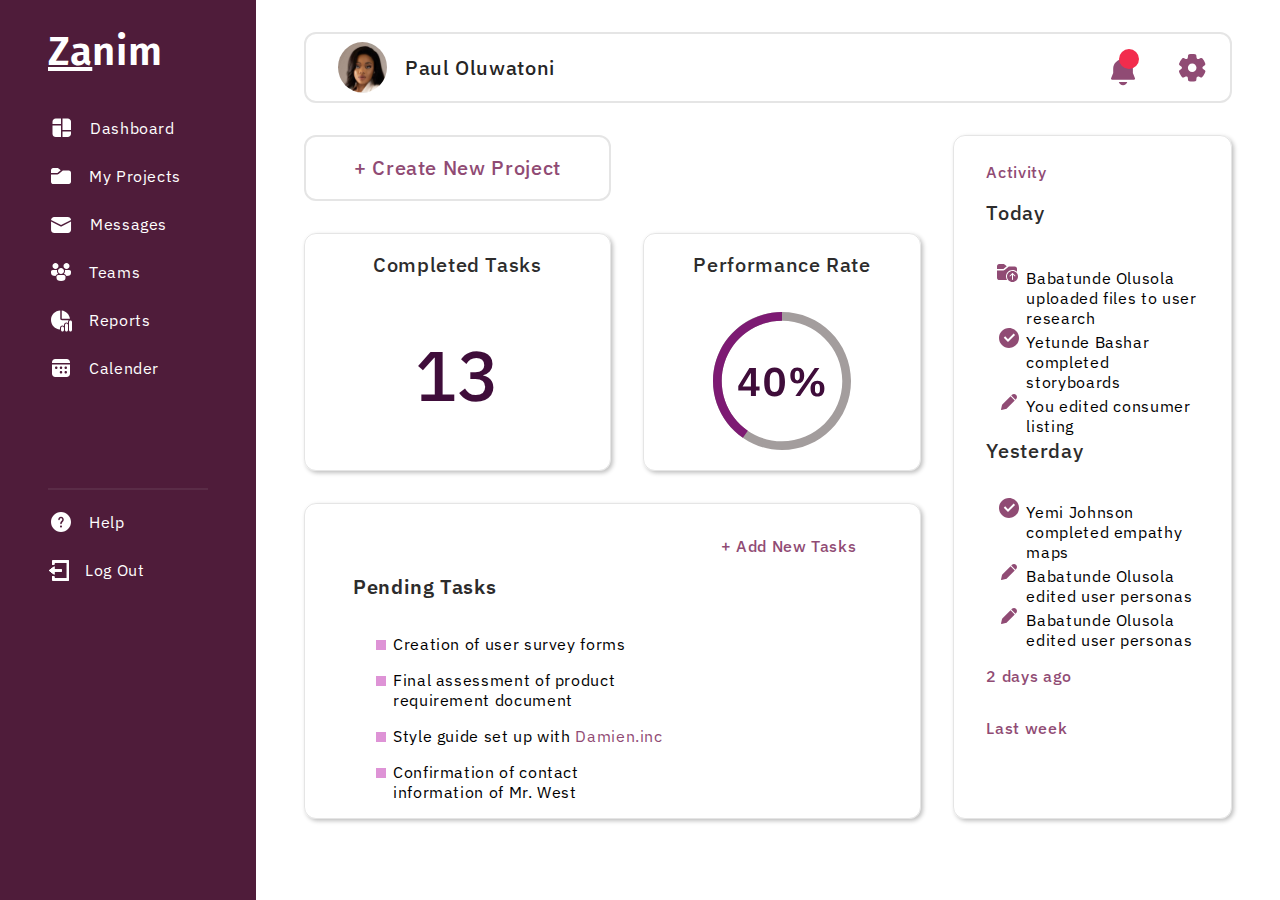
<file: dashboard.html>
<!DOCTYPE html>
<html lang="en">
<head>
   <meta charset="UTF-8">
   <meta http-equiv="X-UA-Compatible" content="IE=edge">
   <meta name="viewport" content="width=device-width, initial-scale=1.0">
   <!-- ======favicon ====== -->
   <link rel="shortcut icon" href="images/dashicon.svg" type="image/x-icon">
   <link rel="stylesheet" href="css/style.css">
   <link rel="stylesheet" href="css/dashboard.css">
   
   <title>Dashboard</title>
</head>
<body>
   <div class="parent">
      <div class="dashb">
         <div class="content-dash">
            <h5 class="zanim white-z"><span class="za">Za</span>nim</h5>
            <div class="aaa">
               <img src="images/dashicon.svg"/>
               <p>Dashboard</p>
            </div>
            <div class="aaa">
               <img src="images/project.svg" alt="">
               <p>My Projects</p>
            </div>
            <div class="aaa">
               <img src="images/message.svg" alt="">
               <p>Messages</p>
            </div>
            <div class="aaa">
               <img src="images/teams.svg" alt="">
               <p>Teams</p>
            </div>
            <div class="aaa">
               <img src="images/report.svg" alt="">
               <p>Reports</p>
            </div>
            <div class="aaa">
               <img src="images/calender.svg" alt="">
               <p>Calender</p>
            </div>
            <hr>
            <div class="aaa">
               <img src="images/help.svg" alt="">
               <p>Help</p>
            </div>
            <div class="aaa">
               <img src="images/logout.svg" alt="">
               <p>Log Out</p>
            </div>
         </div>
      </div>
      <div class="grid">
         <div class="mothergrid">
            <div class="notification">
               <div class="profile">
                  <img src="images/photo.svg" alt="">
                  <p>Paul Oluwatoni</p>
               </div>
               <div class="setnf">
                  <img src="images/notify.svg" alt="">
                  <img src="images/settings.svg" alt="">
               </div>
            </div>
            <div class="cnp">
               <p> + Create New Project</p>
            </div>
            <div class="cptdt">
               <p>Completed Tasks</p>
               <p id="ttn">13</p>
            </div>
            <div class="cptdt">
               <p>Performance Rate</p>
               <img src="images/forty.svg" alt="">
            </div>
            <div class="ant cptdt">
               <h5>+ Add New Tasks</h5>
               <p>Pending Tasks</p>
               <ul id="lststy">
                  <li>Creation of user survey forms</li>
                  <li>Final assessment of product requirement document</li>
                  <li>Style guide set up with <span> Damien.inc</span></li>
                  <li>Confirmation of contact information of Mr. West</li>
               </ul>
            </div>
            <div class="activity cptdt">
               <h5>Activity</h5>
               <p>Today</p>
               <ul>
                  <li class="rsch">Babatunde Olusola uploaded files to user research</li>
                  <li class="check">Yetunde Bashar completed storyboards</li>
                  <li class="pen">You edited consumer listing</li>
               </ul>
               <p>Yesterday</p>
               <ul>
                  <li class="check">Yemi Johnson completed empathy maps</li>
                  <li class="pen">Babatunde Olusola edited user personas</li>
                  <li class="pen">Babatunde Olusola edited user personas</li>
               </ul>

               <h5>2 days ago</h5>
               <h5>Last week</h5>
            </div>
         </div>
      </div>
   </div>
</body>
</html>
</file>
<file: css/style.css>
@import url('https://fonts.googleapis.com/css2?family=Fira+Sans:ital,wght@0,100;0,200;0,400;0,500;0,600;0,700;0,800;0,900;1,100;1,200;1,300;1,400;1,500;1,600;1,700;1,800;1,900&family=IBM+Plex+Sans:ital,wght@0,100;0,200;0,300;0,400;0,500;0,600;0,700;1,100;1,200;1,300;1,400;1,500;1,600;1,700&display=swap');
:root{
   --topbg: rgba(220, 210, 216, 0.61);
   --primary: #4F1C3A;
   --border-grey: #969696;
   --border-purple:#B727AD;
   --btn: #9D2190;
   --bckg:rgba(220, 210, 216, 0.08);
}
*{
   margin: 0;
   font-family:IBM Plex Sans;
   box-sizing:border-box; 
   max-width: 100%;
   
}
body{
   background-color: #FFF;
   letter-spacing: 0.04em;
   font-size: 24px;
   margin: 0;
   padding: 0;
   overflow-x: hidden;
}
#user{
   width: 80%;
   margin: 0 auto;
   padding: 1rem 2rem 0;
   color: #5E1457;
   font-size: 20px;
}
h4{
font-weight: 400;
line-height: 70px;
text-align: center;
}
h6{
   width: 80%;
   font-weight: 700;
   font-size: 40px;
   line-height: 60px;
   letter-spacing: 0.04em;
   color: #262525;
}
h6>span{
   color: #5E1457;
}
hr{
   border: 2px solid rgba(0, 0, 0, 0.1);
   transform: rotate(0deg);
}
p{
   font-weight: 500;
   font-size: 20px;
   line-height: 30px;
   color: #262525;;
   margin-bottom: 2rem;
}
#top-cont{
   background-color: var(--topbg);
   width: 100%;
   padding: 0 2rem 3rem;
   height: max-content;
   justify-items: center;
}
/* ------nav styling------ */
nav{
   display: flex;
   width: 80%;
   margin: 0 auto;
   height: auto;
   justify-content: space-between;
   align-items: center;
   font-weight: 600;
   font-size: 20px;
   padding: 1rem 0;
}
.nav-menu{
   display: flex;
   justify-content: space-between;
   gap: 3rem;
   list-style: none;
}
.tplnk{
   display: flex;
   gap: .9rem;
}
.nav-link{
   text-decoration: none;
   color: var(--primary);
}
.zanim{
   color:var(--primary);
   font-family: Fira Sans;
   font-weight: 600;
   line-height: 1;
   font-size: 40px;
}
.za{
   text-decoration: underline;
   font-family: Fira Sans;
}
.nav-btn{
   border: 2px solid var(--border-purple);
   padding: .5rem 1.5rem;
   text-decoration: none;
   border-radius: 10px;
   color:  #262525;
}
.nav-btn:hover{
   background: var(--border-purple);
   color: #fff;
}
.hmb{
   display: none;
   cursor: pointer;
}
/* ------top aside styling------ */
.top-aside{
   display: grid;
   grid-template-columns: repeat(2, 1fr);
   width: 80%;
   margin: auto;
   padding-bottom:1rem ;
}
.top-left{
   width: 85%;
}

.top-aside-btn{
   text-decoration: none;
   font-weight: 600;
   width: max-content;
   font-size: 20px;
   line-height: 26px;
   color: #FFFFFF;
   background-color: var(--border-purple);
   padding: 1rem 2.5rem;
   border-radius: 10px;
}
.top-aside-btn:hover{
   background-color: inherit;
   color: #262525;
   border: 2px solid var(--border-purple);
}
.top-right{
   width: 80%;
   justify-self: end;
   align-self: flex-end;
}
.top-right>img{
   width: 100%;
}
/* --------Mid Container-------- */
#calender{
   background-color: #FFFFFF;
   height: max-content;
   margin: 0;
   width: 100%;
   padding: 2rem;
}
.mid-cont{
   display: grid;
   grid-template-columns: repeat(2, 1fr);
   grid-gap: 3rem;
   width: 80%;
   align-items: center;
   justify-content: center;
   margin:auto ;
   padding: 2rem 0;
}
.mid-cont>img{
  width: 80%;
}
.mid-cal>img{
   float: right;
   margin-top: 6rem;
   justify-self: f
}
.body-btn{
      text-decoration: none;
      font-weight: 600;
      font-size: 20px;
      width: max-content;
      line-height: 26px;
      color: #171616;;
      background-color: #fff;
      padding: 1.3rem 4rem;
      border: 2px solid var(--border-purple);
      border-radius: 10px;
   }
.body-btn:hover{
   background-color: var(--border-purple);
   color: #fff;
}
.anl{
   margin-left: 5rem;
}
/* -------subscription styling-------- */

#subscriptiom{
   margin: 0;
   width: 100%;
   background: var(--bckg);
   height: max-content;
   padding: 2rem;
}
.subchild{
   display: grid;
   grid-gap: 1rem;
   width: 80%;
   height: max-content;
   margin: auto;
   align-items: center;
   justify-content: center;
   grid-template-columns: repeat(3,1fr);
   grid-template-areas: 
      'text text text'
      'box1 box2 box3'
      'h4 h4 h4';
}
.h4{
   grid-area: h4;
}
h3{
   font-weight: 500;
   font-size: 36px;
   line-height: 70px;
   color: #262525;
   text-align: center;
   margin-top: 3rem;
}
.text{
   grid-area: text;
}
.box1{
   grid-area: box1;
}
.box2{
   display: flex;
   flex-direction: column;
   grid-area: box2;
   height: 450px;
   border:2px dashed;
   align-self: center;
}
.box3{
   grid-area: box3;
}
.color{
   background: #F9C6E4;
   border-radius: 10px;
   margin-bottom: 53m;
   padding: 2rem;
}
.height{
   height: max-content;
}
.bxtxt{
   display: flex;
   flex-direction: column;
   width: 241px;
   height: inherit;
   align-content: center;
   justify-content: center;
   margin: 0 auto;
}
.bxtxt>p{
   line-height: 30px;
   color: #171616;
}
.bxtxt>h5{
   font-weight: 500;
   line-height: 31px;  
   color: #000000;
   margin: 1rem 0;
}
.sbtn{
   font-weight: 600;
   font-size: 20px;
   line-height: 26px;
   color: #171616;;
   background-color: inherit;
   border: 2px solid #BC27AD;
   border-radius: 10px;
   width: 100%;
   text-align: center;
   display:block;
   text-decoration: none;
   padding: 1rem 1.5rem;
}
.sbtn:hover{
   background-color: #BC27AD;
   color: #FFF;
}
.msbtn{
   background: #BC27AD;
   color: #fff;
}
.msbtn:hover{
   background-color: inherit;
   color: inherit;
}
.h4>h4>a{
   text-decoration: none;
   color: #904B74;
}
/* --------newsletter styling------ */
#newsletter{
   background: #F6F6F6;
   margin: 0;
   padding: 2rem;
   width: 100%;
   height: max-content;
   display: flex;
   flex-direction: column;
   align-items: center;
   justify-content: center;
}
.nlcont{
   padding: 3rem auto;
   margin: 3rem auto;
   width: 80%;
   margin: auto;
   text-align: center;
} 
.subtxt{
   font-weight: 500;
   font-size: 32px;
   line-height: 70px;
}
form{
   margin: auto;
}
.nlcont>form>input{
   padding: 1rem;
   margin: 1rem auto;
   border-radius: 10px;
   font-size: 20px;
}
.nlcont>form>input{
   content: icon;
}
.email{
   width: max-content;
   border: 2px solid var(--border-grey);
}
.submit{
   width: max-content;
   background:  #9D2190;
   border: 2px solid #9D2190;
   color: #fff;
}
/* -------- footer styling-------- */
footer{
   margin: 0;
   width: 100%;
   height: max-content;
   background-color: #4F1C3A;
   padding: 3rem;
}
.footercont{
   width: 80%;
   margin: auto;
   display: grid;
   grid-template-columns: 2fr 2fr 1fr;
}
.social{
   display: grid;
   grid-template-rows: repeat(3,1fr);
   align-self: flex-start;
   height: inherit;
}
.icons{
   display: grid;
   width: 50%;
   grid-template-columns: repeat(4, auto);
   grid-gap: 1.5rem;
   margin-top: 1rem;
}
.white-z{
   font-family: Fira Sans;
   color: #fff;
   font-weight: 600;
   font-size: 40px;
}
.copy{
   margin: 0;
   display: flex;
   height: auto;
   justify-content: flex-start;
   align-items: flex-end;
  
}
.copy>p{
   color: #fff;
   font-weight: 400;
   font-size: 16px;
   margin-bottom: 0;
}
.extras{
   display: grid;
   grid-template-columns: 1fr 1fr;
}
.items{
   display: grid;
   grid-template-columns: 1fr;
   justify-content: flex-start;
   align-items:flex-end;
}

.items>p{
   color: #fff;
   font-weight: 400;
   font-size: 16px;
   margin-bottom: 0;
}
#pp{
   font-weight: 500;
   font-size: 20px;
}
.ftimg{
   align-self: flex-end;
   justify-self: flex-end;
}
.ftimg>a{
   font-weight: 400;
   font-size: 16px;
   color: #FFFFFF;
   text-decoration: none;
}
.tpasbt{
   width: 85%;
   height: inherit;
   padding: 1rem 0;
   margin: 0 auto;
   display: grid;
   grid-template-columns: repeat(3, 1fr);
   justify-content: flex-end;
}
.dsds{
   width: max-content;
   margin: 0;
   grid-column: 3;
   display: flex;
   justify-self: flex-end;
   background: #9D2190;
}
/* ----------MEDIA QUERIES----------   */
@media(min-width:1441px){
   .wdth{
      width: 60%;
   }
   nav{
      padding-top: 1rem;
   }
   .tpasbt{
      width: 65%;
   }
   #user{
      width: 50%;
   }
}
@media(max-width:900px){
 
}
@media(max-width:900px){
   h6, h3{
      font-size: 32px;
   }
   .h4{
      font-size: 22px;
   }
   .tplnk{
      flex-direction: column;
      gap: 1rem;
   }
   .nav-menu{
      pointer-events: none;
      display: block;
      position: absolute;
      opacity: 0;
      top: 100px;
      width: 80%;
      flex-direction: column;
      transition: 1s ease-out;
      background-color: #5E1457;
      gap: 1rem;
      padding: 1rem;
   }
   .active{
      opacity: 1;
      right: auto;
      pointer-events: all;
      transition: 1s ease;
   }

   
   .nav-item{
      padding: .5rem 2rem;
      text-align: left;
   }
   .nav-link{
      transition: 0,7s ease;
      color: #fff;
   }
   .nav-item:hover{
      background-color: #b0789a;
   }
   .nav-link>i{
      display: none;
   }
   /* ------Dropdown styling------ */
   .hmb {
      position: relative;
      display: flex;
      justify-content: flex-end;
      align-items: center;
      width: 60px;
      height: 60px;
      cursor: pointer;
      transition: all .5s ease-in-out;
    }
    .burger {
      width: 40px;
      height: 5px;
      border-radius: 5px;
      transition: all .5s ease-in-out;
      background: var(--primary);
    }
    .burger::before,
    .burger::after {
      content: '';
      position: absolute;
      width: 40px;
      height: 5px;
      background:var(--primary);
      border-radius: 5px;
      transition: all .5s ease-in-out;
    }
    .burger::before {
      transform: translateY(-12px);
    }
    .burger::after {
      transform: translateY(12px);
    }
    /* ANIMATION */
    .hmb.open .burger {
      transform: translateX(-50px);
      background: transparent;
    }
    .hmb.open .burger::before {
      transform: rotate(45deg) translate(35px, -35px);
    }
    .hmb.open .burger::after {
      transform: rotate(-45deg) translate(35px, 35px);
    }
    /* ------ending dropdown------ */
   .wdth{
      width: 100%;
      padding: 1rem 2rem;
   }
   .top-aside{
      display: flex;
      flex-direction: column-reverse;
      align-items: center;
      justify-content: center;
      gap: 6rem;
      padding: 2rem;
   }
   .top-aside-btn, .body-btn{
      width: max-content;
      font-size: 20px;
      padding: 1rem;
   }
   .top-left{
      height: max-content;
   }
   .top-right{
      align-self: center;
      margin: auto;
   }
   .top-right>img{
      width: 100%;
   }
   .mid-cont{
      display: flex;
      flex-direction: column;
      margin:auto;
      justify-content: center;
      align-items: center;
      gap: 3rem;
      padding: 3rem auto;
   }
   .mid-cont>img{
      margin: 3rem auto;
   }
   .mid-cal{
      width: 80%;
   }
   hr{
      margin: 3rem;
   }
   .mid-anal{
      width: 80%;
      justify-content: center;
      align-items: center;
   }
   .text{
      width: 80%;
      margin: 0 auto;
   }
   .subchild{
      display: flex;
      width: 80%;
      flex-direction: column;
      grid-gap: 1rem;
      margin: auto;
      align-items: center;
      justify-content: center;
   }
   .color{
      width: max-content;
      gap: 1rem;
      padding: 2rem;
   }
   .nlcont>form{
      display: flex;
      flex-direction: column;
      width: 100%;
   }

   .email{
      width: 80%;
   }
   .submit{
      width: max-content;
   }
   .extras{
      display: none;
   }
   .ftimg{
      display: none;
   }
   footer{
      padding: 1rem;
      display: block;
   }
   .footercont{
      width: 90%;
      display: flex;
      height: auto;
      justify-content: center;
      align-self: center;
   }
   .social{
      width: 100%;
      grid-template-rows: 1fr;
      justify-content: center;
      grid-gap: 20px;
   }
   .icons{
      width: max-content;
   }
   .white-z{
      display: none;
   }
   .copy{
   justify-self: center;
   }
   /* ======CONTACT PAGE CONTENT SHARED====== */
   .tpasbt{
      width: 80%;
      display: block;
      text-align: center;
   }
   .dsds{
      width: max-content;
      margin: 0 auto;
      display: block;
   }
}
@media(max-width:500px){
   .email{
      width: 90%;
   }
   .wdth{
      width: 100%;
      padding: 0;
   }
   .top-right>img{
      width: 100%;
   }
   .mid-cal{
      width: 100%;
   }
   .mid-anal{
      width: 100%;
   }
   .text{
      width: 100%;
   }
   .subchild{
      width: 100%;
   }
   .email{
      width: 100%;
   }
   .footercont{
      width: 100%;
   }
   .social{
      width: 100%;
   }
   #user{
      font-size: 16px;
   }
}
</file>
<file: css/dashboard.css>
:root{
   --box-shadow: 2px 2px 4px rgba(0, 0, 0, 0.25);
   --brdr:rgba(0, 0, 0, 0.1);
}
*{
   margin: 0;
   max-width: 100%;  
   box-sizing: border-box;
}
body{
   font-size: 16px;
   letter-spacing: 0.04em;
}
.parent{
   display: flex;
}
/* ======SIDEBAR STYLING====== */
.dashb{
   position: fixed;
   height: 100vh;
   background-color: #4F1C3A;;
   width: 20%;
}
.content-dash{
   padding: 2rem 3rem;
   display: flex;
   flex-direction: column;
}
.white-z{
   margin-bottom: 2rem;
}
.aaa{
   display: flex;
   align-items: center;
   gap: 16px;
   padding: .5rem 1rem;
   padding-left: 0;
   border: 1px solid #4F1C3A;
   cursor: pointer;
}
.aaa:hover{
   border: 1px solid #fff;
   border-radius: 10px;
   padding: auto 3rem;
   transition: .5s ease;
}
.aaa>p{
   font-size: 16px;
   font-weight: 400;
   color: #FFF;
   margin: 0;
}
.aaa>p:hover{
   font-weight: 700;
   transition: .5s ease-in-out;
}

hr{
   margin: 6rem 0 .5rem;
   border: 1px solid #5A2C47;
   
}
/* =======MAIN GRID STYLING====== */
.grid{
   margin: 0;
   width: 100%;
   height: max-content;
   background-color: #fff;
   margin-left: 20%;
}
.mothergrid{
   margin:auto;
   padding: 2rem 3rem;
   display: grid;
   grid-gap: 2rem;
   grid-template-columns: repeat(3, 1fr);
   height: auto;
}
/* ======Notification styling====== */
.notification{
   grid-column: 1/4;
   align-items: center;
   display: flex;
   justify-content: space-between;
   border: 2px solid #E5E5E5;
   border-radius: 12px;
   padding: 0 1.5rem;
}
.profile{
   display: flex;
   align-items: center;
   gap: 10px;
}
.profile>img{
   padding: .5rem;
}
.profile>p{
   align-self: center;
   margin: 0;
}
.setnf{
   display: flex;
   align-items: center;
   gap: 40px;
}
.cnp{
   grid-row: 2;
   padding: 1rem 3rem;
   border: 2px solid #E5E5E5;
   border-radius: 12px;
   align-items: center;
   width: max-content;
   height: max-content;
}
.cnp>p{
   font-size: 20px;
   font-family: 600;
   color: #904B74;
   margin: 0;
}
.cptdt{
   grid-row: 3;
   align-items: center;
   justify-content: center;
   text-align: center;
   padding: 1rem 3rem;
   border: 1px solid var(--brdr);
   box-shadow: var(--box-shadow);
   border-radius: 12px;
}
.cptdt>p{
   font-size: 20px;
   font-weight: 500;
   color: #2D2C2C;
   margin-bottom: 2rem;
}
#ttn{
   font-size: 70px;
   color: #3F0D3A;
   margin-top: 5rem;
}
.ant{
   grid-row: 4;
   grid-column: 1/3;
   text-align: left;
   height: max-content;
}
.ant>h5, .activity>h5{
   color: #904B74;
   font-size: 16px;
   text-align: right;
   padding: 1rem;
   font-weight: 500;
}
.ant>p{
   font-weight: 600;
   font-size: 20px;
   
}
#lststy{
   list-style-image: url("../images/square.svg");
   margin: 0;
   width: 60%;
   display: flex;
   flex-direction: column;
   gap: 1rem;
   align-items: flex-start;
}
li{
   font-size: 16px;
}
li>span{
   color:#904B74;
}
.activity{
   grid-row: 2/5;
   grid-column: 3/3;
   text-align: left;
   padding: .6rem 2rem;
   align-items: center;
}
.activity>ul{
   display: flex;
   flex-direction: column;
   align-items: center;
}
.activity>h5{
   text-align: left;
   padding-left: 0;
}
.pen{
   list-style-image: url("../images/pen.svg");
}
.check{
   list-style-image: url("../images/check.svg");
}
.rsch{
   list-style-image: url('../images/research.svg');
}
</file>
